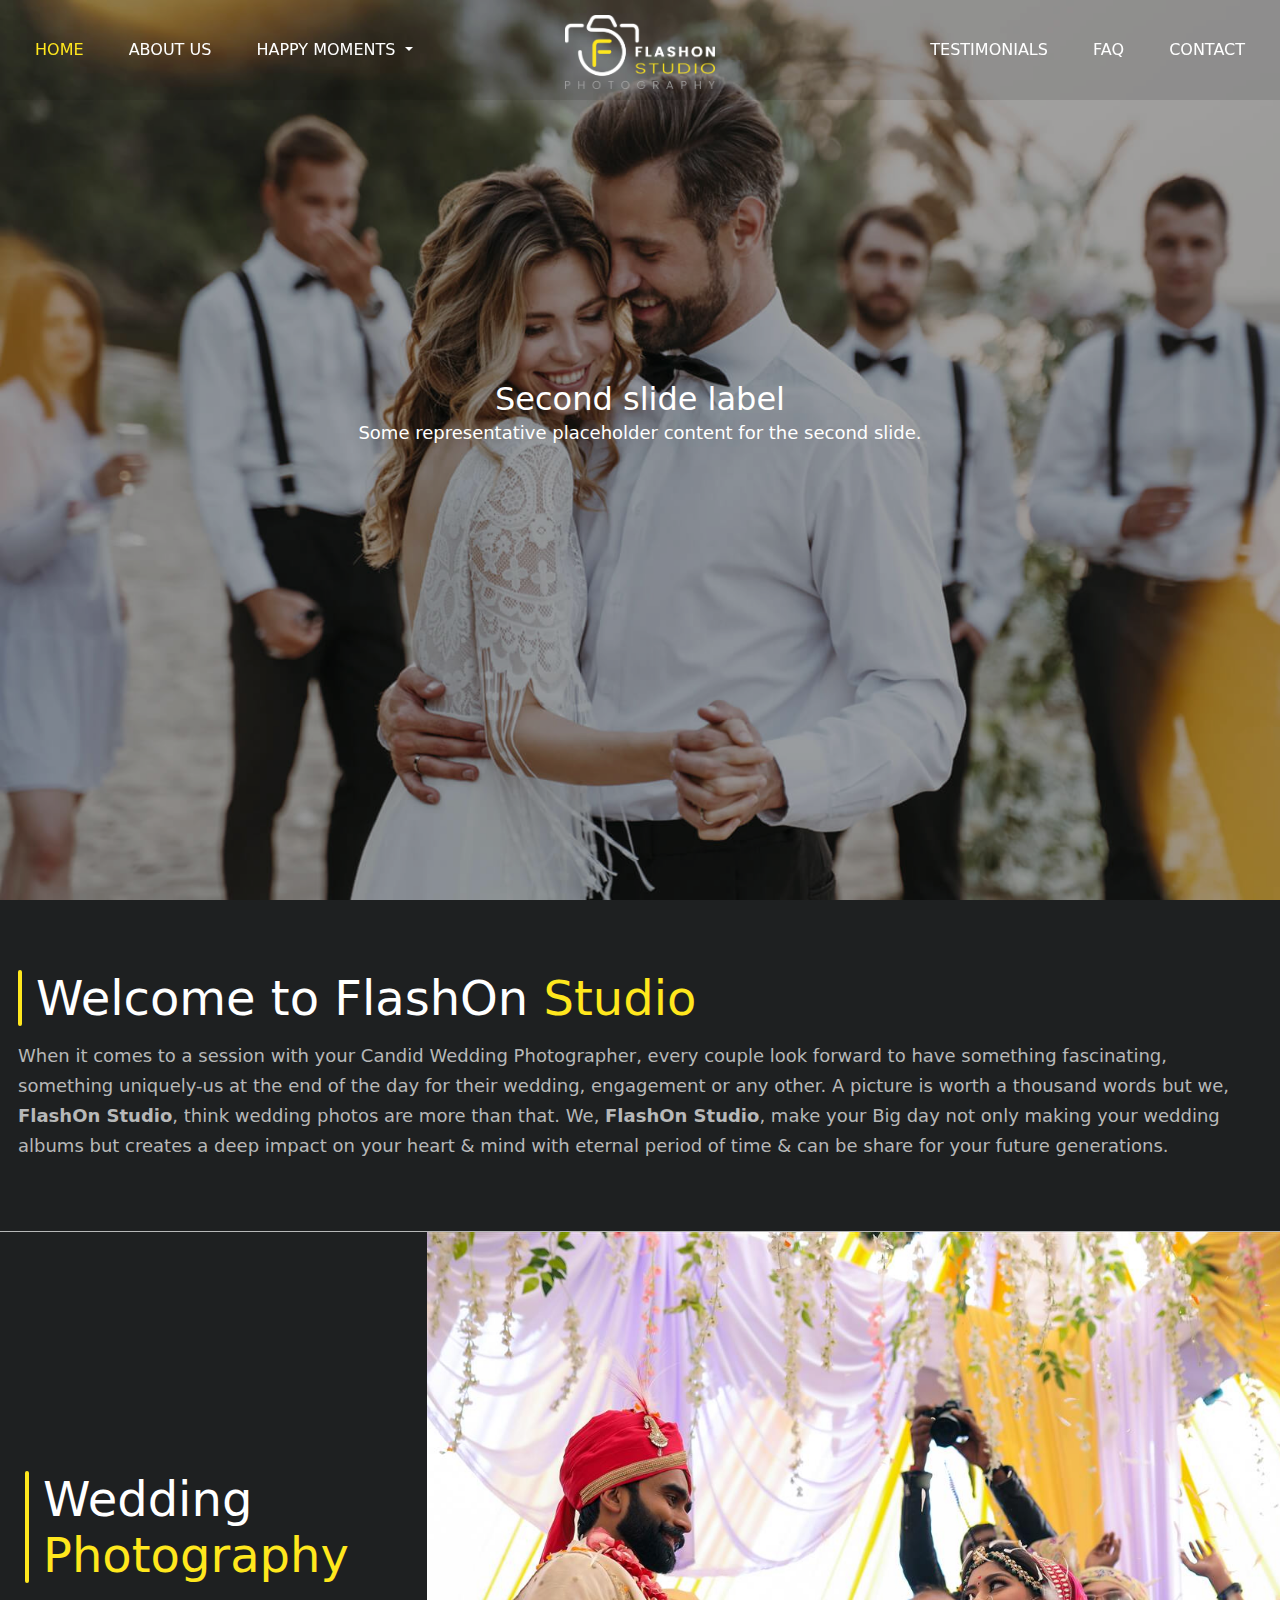
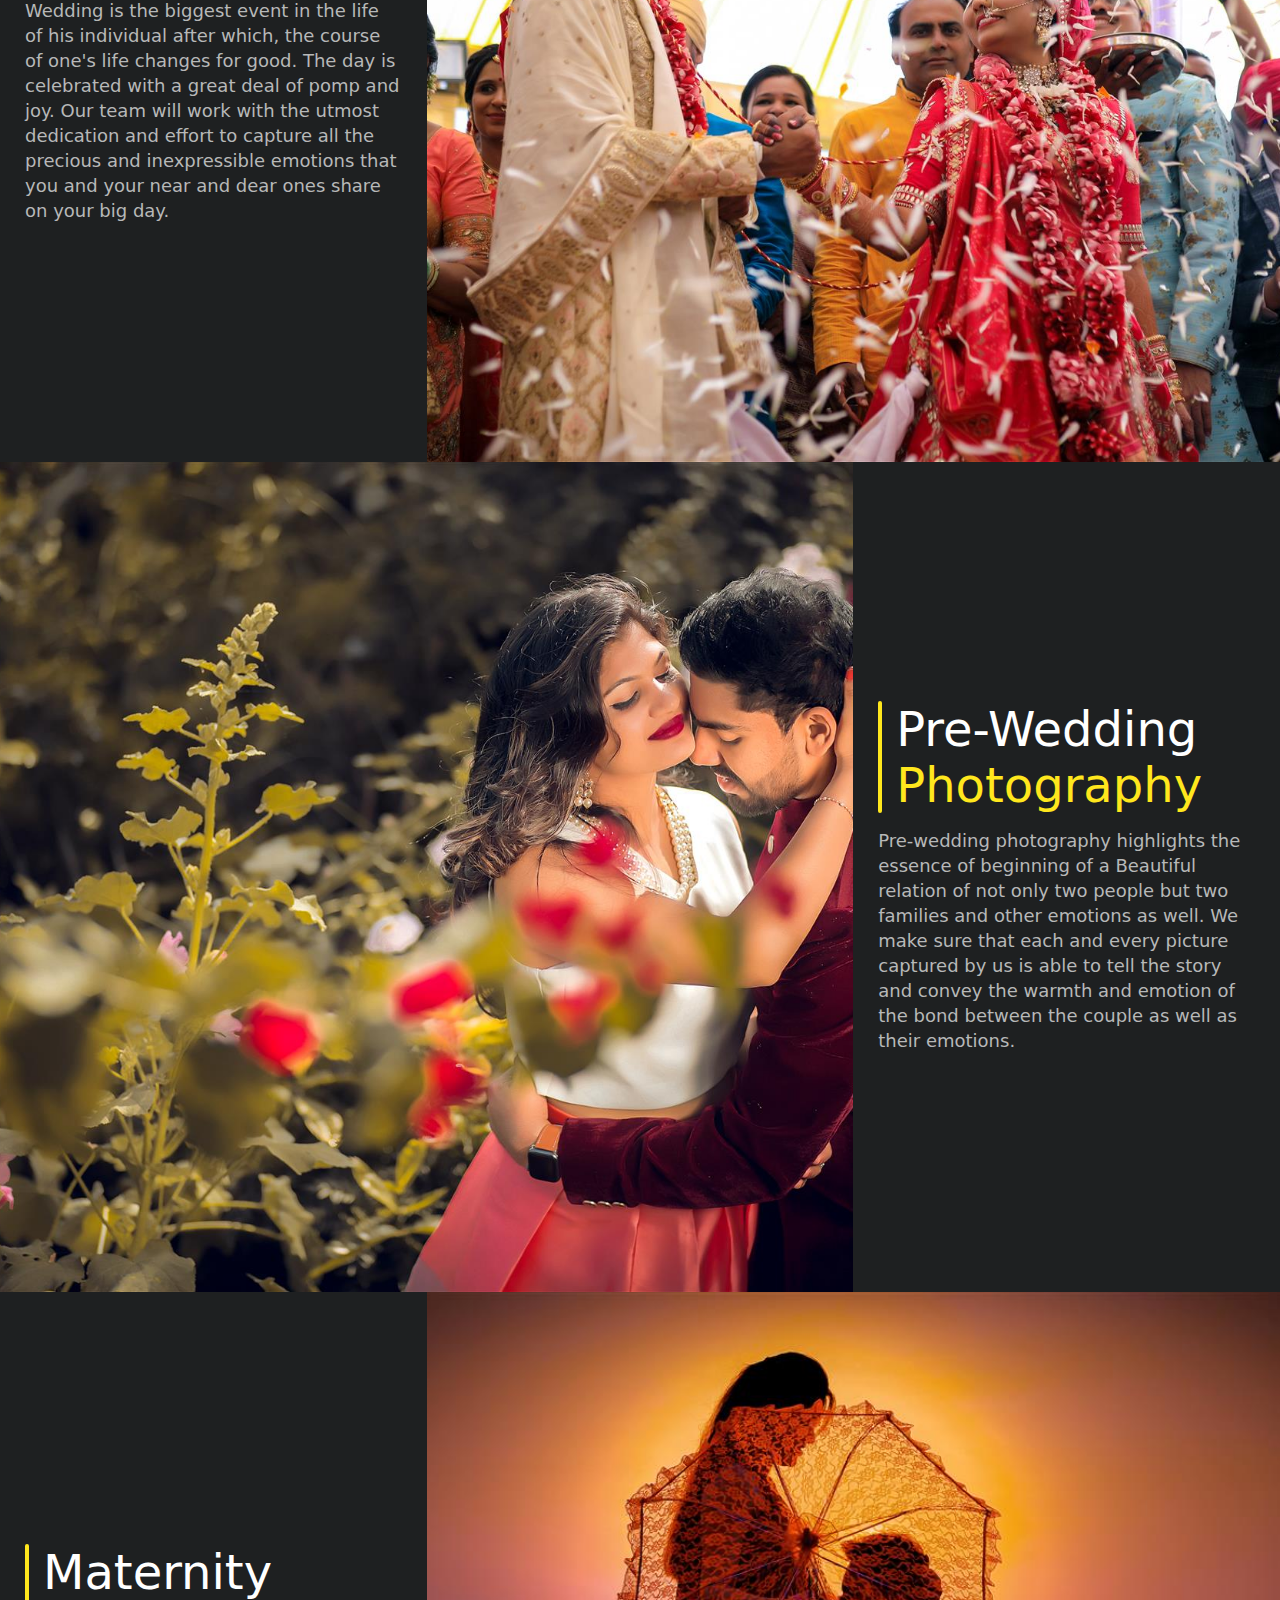
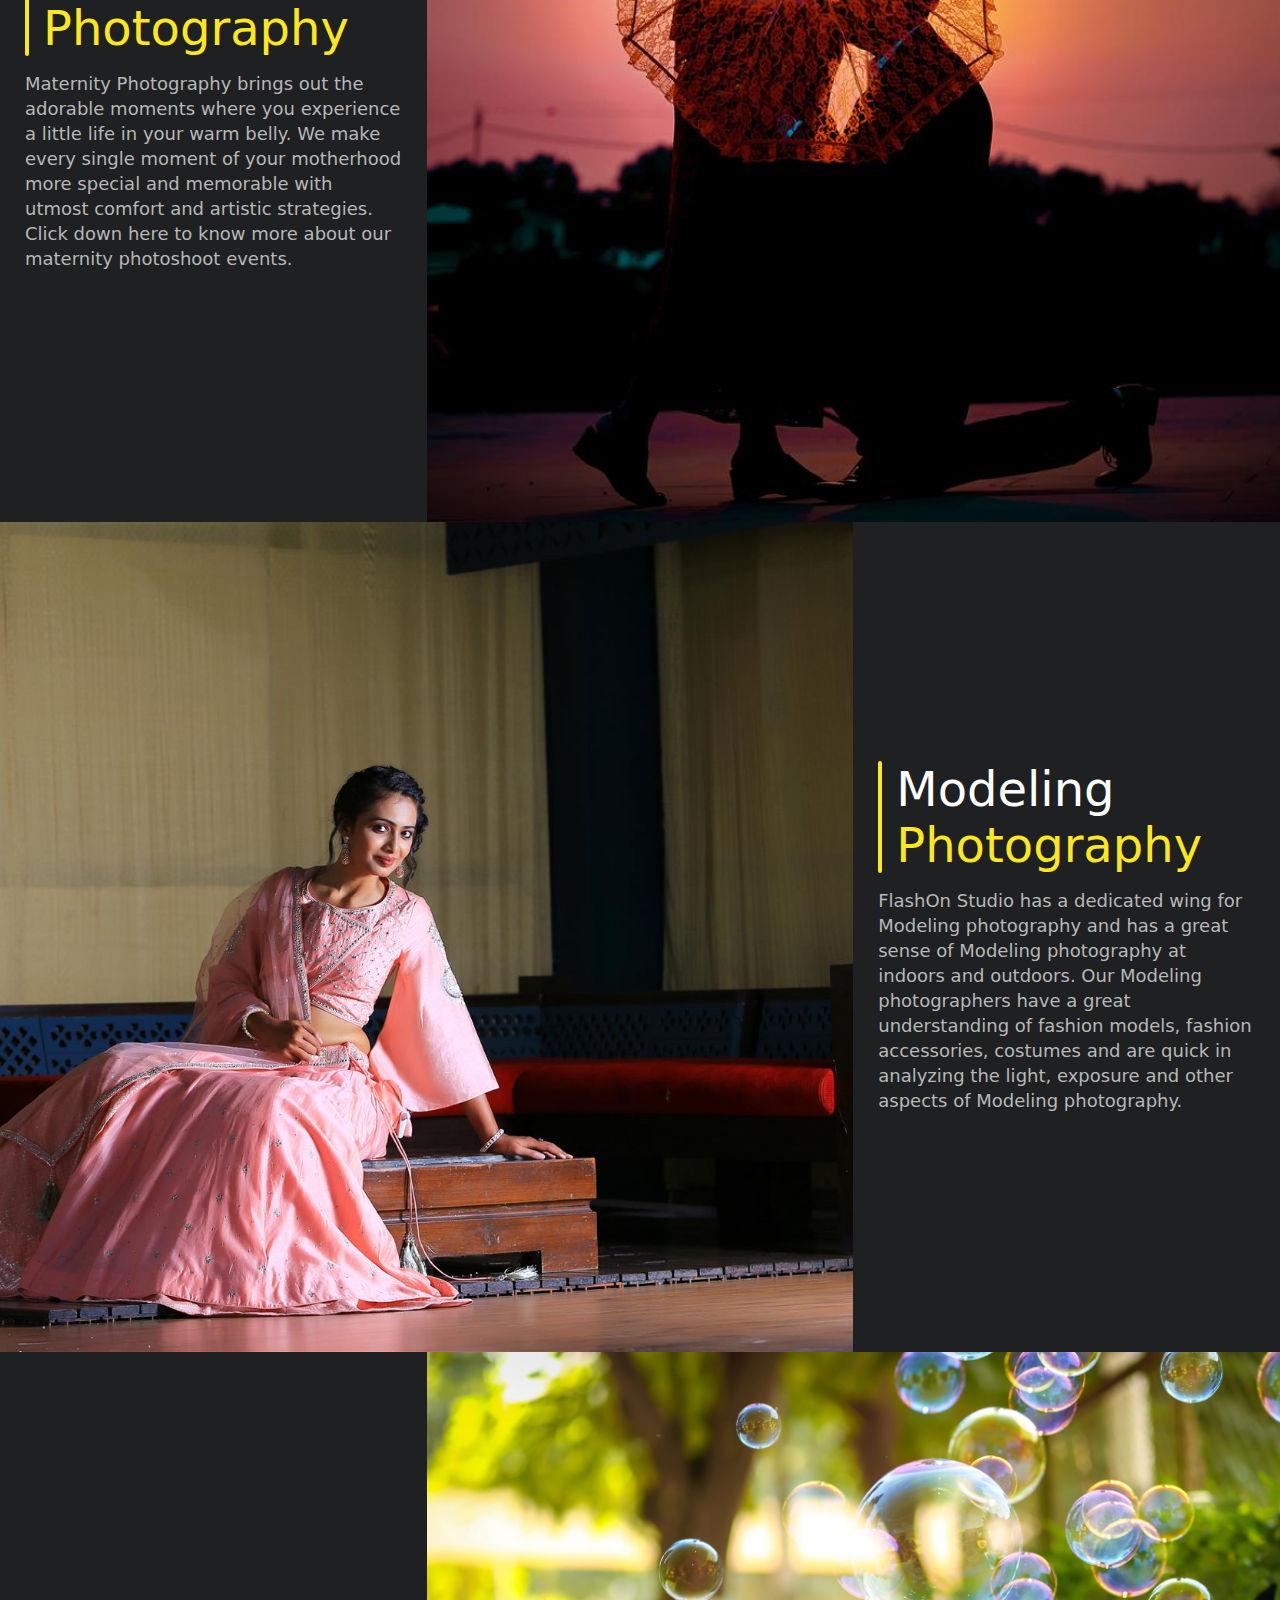
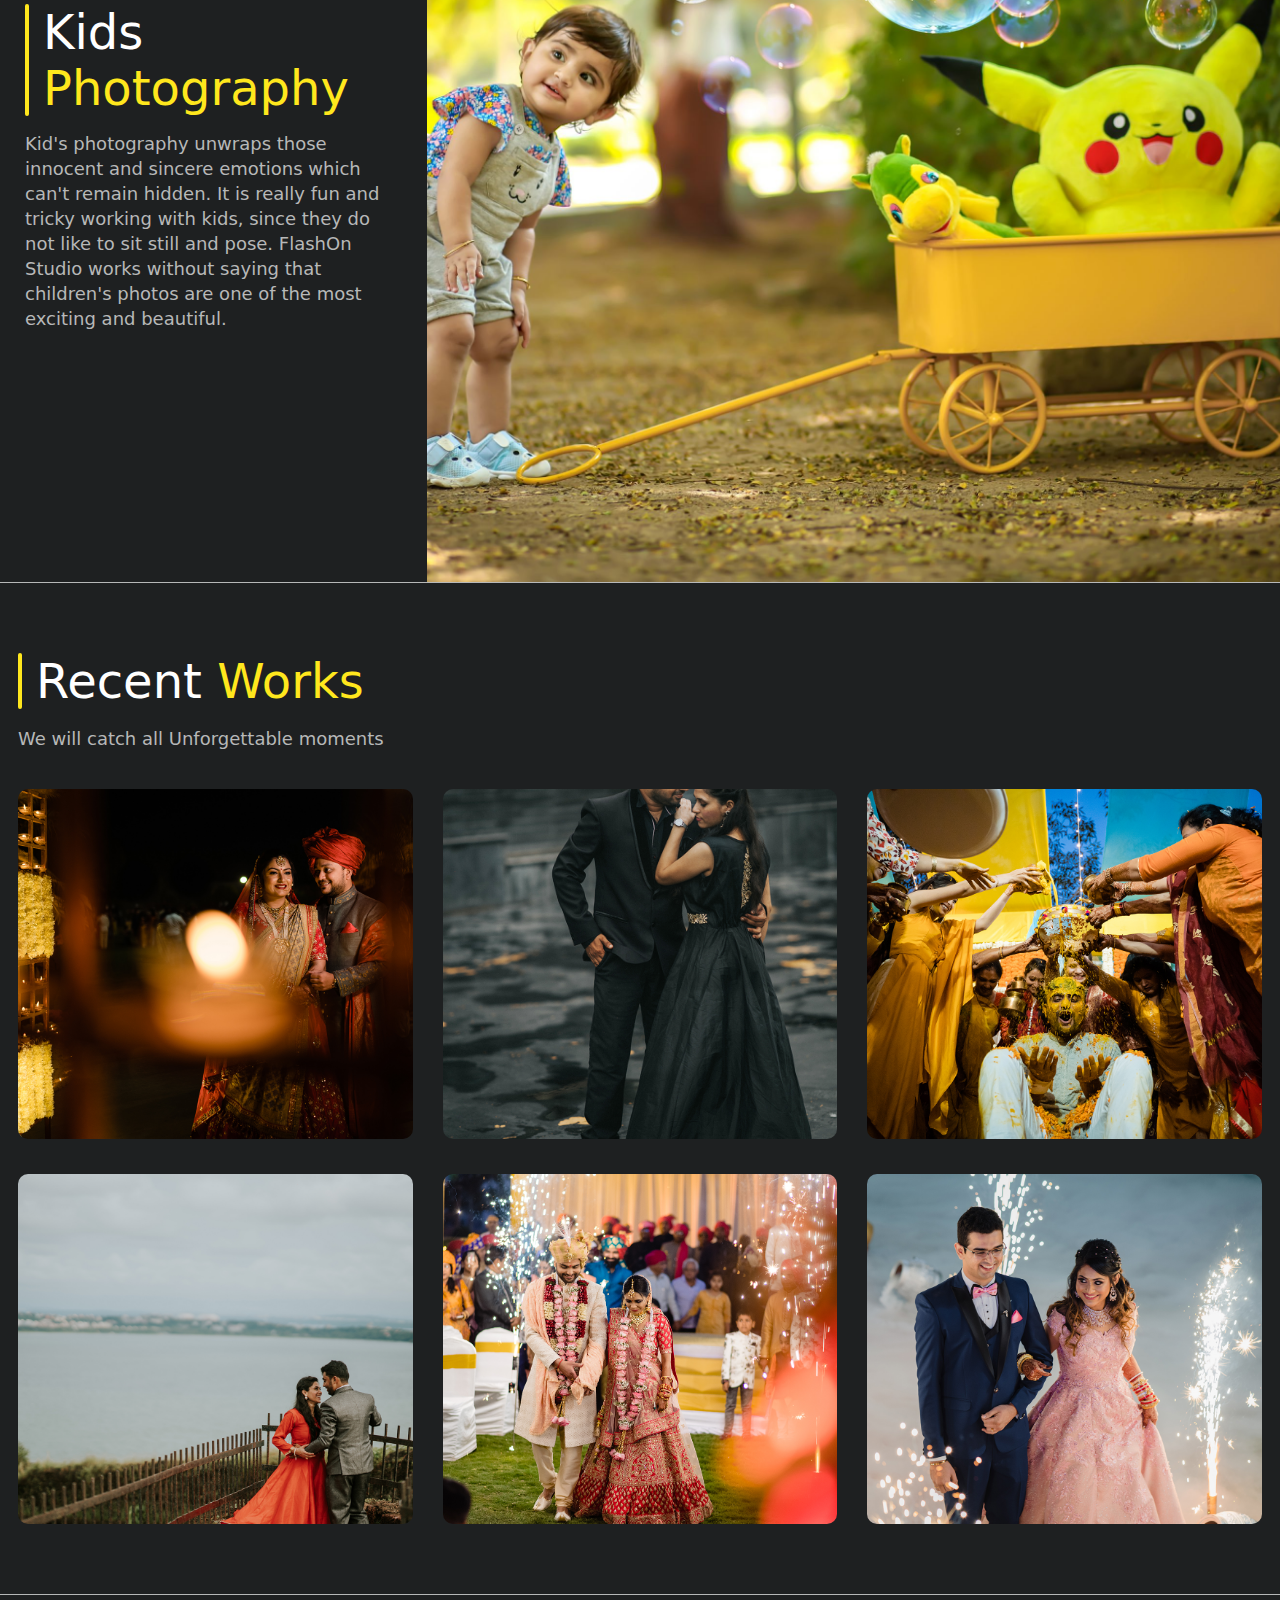
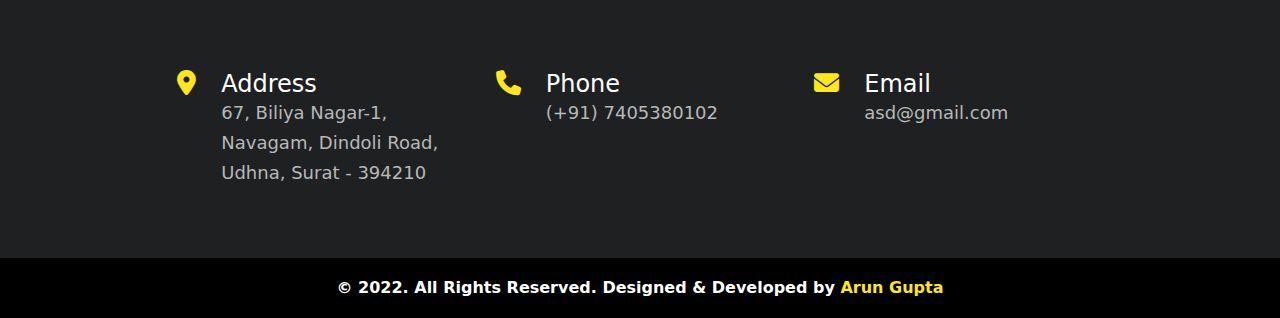
<file: index.html>
<!DOCTYPE html>
<html lang="en">

<head>
    <meta charset="UTF-8">
    <meta http-equiv="X-UA-Compatible" content="IE=edge">
    <meta name="viewport" content="width=device-width, initial-scale=1.0">
    <title>FlashOn Studio</title>
    <link rel="shortcut icon" href="assets/images/favicon.png" type="image/x-icon">
    <link rel="stylesheet" href="https://cdnjs.cloudflare.com/ajax/libs/font-awesome/6.2.1/css/all.min.css">
    <link rel="stylesheet" href="assets/css/bootstrap.min.css">
    <link rel="stylesheet" href="assets/css/slick.min.css">
    <link rel="stylesheet" href="assets/css/slick-theme.min.css">
    <link rel="stylesheet" href="assets/css/style.css">
    <link rel="stylesheet" href="assets/css/responsive.css">
</head>

<body class="bg-body">
    <header id="top-header" class="desktop-menu">
        <div class="container">
            <div class="menu">
                <ul>
                    <li class="active">
                        <a href="index.html">
                            HOME
                        </a>
                    </li>
                    <li>
                        <a href="about-us.html">
                            ABOUT US
                        </a>
                    </li>
                    <li class="dropdown">
                        <a href="#" class="dropdown-toggle" type="button" data-bs-toggle="dropdown"
                            aria-expanded="false">
                            HAPPY MOMENTS
                        </a>
                        <ul class="dropdown-menu">
                            <li><a class="dropdown-item" href="#">Action</a></li>
                            <li><a class="dropdown-item" href="#">Another action</a></li>
                            <li><a class="dropdown-item" href="#">Something else here</a></li>
                        </ul>
                    </li>
                </ul>
            </div>
            <div class="logo">
                <a href="index.html">
                    <img src="assets/images/flashon-logo.png" alt="FlashOn Studio" />
                </a>
            </div>
            <div class="menu">
                <ul>
                    <li>
                        <a href="testimonials.html">
                            TESTIMONIALS
                        </a>
                    </li>
                    <li>
                        <a href="faq.html">
                            FAQ
                        </a>
                    </li>
                    <li>
                        <a href="contact.html">
                            CONTACT
                        </a>
                    </li>
                </ul>
            </div>
        </div>
    </header>
    <section class="mobile-menu">
        <div class="mobile-header">
            <div class="container">
                <a href="index.html">
                    <img src="assets/images/flashon-logo.png" alt="FlashOn Studio" />
                </a>
                <span class="open-menu">
                    <i class="fa-solid fa-bars"></i>
                </span>
            </div>
        </div>
        <div class="sidebar">
            <div class="close-menu">
                <i class="fa-solid fa-xmark"></i>
            </div>
            <ul>
                <li class="active">
                    <a href="index.html">
                        HOME
                    </a>
                </li>
                <li>
                    <a href="about-us.html">
                        ABOUT US
                    </a>
                </li>
                <li class="dropdown">
                    <a href="#" class="dropdown-toggle" type="button" data-bs-toggle="dropdown" aria-expanded="false">
                        HAPPY MOMENTS
                    </a>
                    <ul class="dropdown-menu">
                        <li><a class="dropdown-item" href="#">Action</a></li>
                        <li><a class="dropdown-item" href="#">Another action</a></li>
                        <li><a class="dropdown-item" href="#">Something else here</a></li>
                    </ul>
                </li>
                <li>
                    <a href="testimonials.html">
                        TESTIMONIALS
                    </a>
                </li>
                <li>
                    <a href="faq.html">
                        FAQ
                    </a>
                </li>
                <li>
                    <a href="contact.html">
                        CONTACT
                    </a>
                </li>
            </ul>
        </div>
    </section>

    <section class="hero-banner">
        <div id="banner-slider" class="carousel slide carousel-fade" data-bs-ride="carousel">
            <div class="carousel-inner">
                <div class="carousel-item active">
                    <img src="assets/images/banner/slider-1.jpg" class="d-block w-100" alt="slider images">
                    <div class="carousel-caption d-none d-md-block">
                        <h5>Second slide label</h5>
                        <p>Some representative placeholder content for the second slide.</p>
                    </div>
                </div>
                <div class="carousel-item">
                    <img src="assets/images/banner/slider-2.jpg" class="d-block w-100" alt="slider images">
                    <div class="carousel-caption d-none d-md-block">
                        <h5>Second slide label</h5>
                        <p>Some representative placeholder content for the second slide.</p>
                    </div>
                </div>
                <div class="carousel-item">
                    <img src="assets/images/banner/slider-3.jpg" class="d-block w-100" alt="slider images">
                    <div class="carousel-caption d-none d-md-block">
                        <h5>Second slide label</h5>
                        <p>Some representative placeholder content for the second slide.</p>
                    </div>
                </div>
            </div>
            <!-- <button class="carousel-control-prev" type="button" data-bs-target="#carouselExampleFade"
                data-bs-slide="prev">
                <span class="carousel-control-prev-icon" aria-hidden="true"></span>
                <span class="visually-hidden">Previous</span>
            </button>
            <button class="carousel-control-next" type="button" data-bs-target="#carouselExampleFade"
                data-bs-slide="next">
                <span class="carousel-control-next-icon" aria-hidden="true"></span>
                <span class="visually-hidden">Next</span>
            </button> -->
        </div>
    </section>

    <section class="padding-tb70 bottom-border-wrapper">
        <div class="container text-white">
            <div class="row justify-content-center">
                <div class="col-md-12">
                    <div class="photography-title-inner">
                        <h2 class="main-title">
                            Welcome to FlashOn <span class="text-main">Studio</span>
                        </h2>
                    </div>
                    <p>When it comes to a session with your Candid Wedding Photographer, every couple look forward to
                        have something fascinating, something uniquely-us at the end of the day for their wedding,
                        engagement or any other. A picture is worth a thousand words but we, <strong>FlashOn
                            Studio</strong>, think wedding photos are more than that. We, <strong>FlashOn
                            Studio</strong>, make your Big day not only making your wedding albums but creates a deep
                        impact on your heart & mind with eternal period of time & can be share for your future
                        generations.</p>
                </div>
            </div>
        </div>
    </section>

    <section class="service  bottom-border-wrapper">
        <div class="service-wrapper">
            <div class="service-4 order2">
                <div class="photography-title-inner">
                    <h2 class="main-title">
                        Wedding <span class="text-main">Photography</span>
                    </h2>
                </div>
                <p>Wedding is the biggest event in the life of his individual after which, the course of one&#39;s life
                    changes for good. The
                    day is celebrated with a great deal of pomp and joy. Our team will work with the utmost dedication
                    and effort to capture
                    all the precious and inexpressible emotions that you and your near and dear ones share on your big
                    day.
                </p>
            </div>
            <div class="service-8 order1">
                <div class="bg-images" style="background-image:url('assets/images/home-service/wedding.jpg') ;"></div>
            </div>
        </div>
        <div class="service-wrapper">
            <div class="service-8 order1">
                <div class="bg-images" style="background-image:url('assets/images/home-service/pre-wedding.jpg') ;">
                </div>
            </div>
            <div class="service-4 order2">
                <div class="photography-title-inner">
                    <h2 class="main-title">
                        Pre-Wedding <span class="text-main">Photography</span>
                    </h2>
                </div>
                <p>Pre-wedding photography highlights the essence of beginning of a Beautiful relation of not only two
                    people but two
                    families and other emotions as well. We make sure that each and every picture captured by us is able
                    to tell the story
                    and convey the warmth and emotion of the bond between the couple as well as their emotions.
                </p>
            </div>
        </div>
        <div class="service-wrapper">
            <div class="service-4 order2">
                <div class="photography-title-inner">
                    <h2 class="main-title">
                        Maternity <span class="text-main">Photography</span>
                    </h2>
                </div>
                <p>Maternity Photography brings out the adorable moments where you experience a little life in your warm
                    belly. We make
                    every single moment of your motherhood more special and memorable with utmost comfort and artistic
                    strategies.
                    Click down here to know more about our maternity photoshoot events.
                </p>
            </div>
            <div class="service-8 order1">
                <div class="bg-images" style="background-image:url('assets/images/home-service/maternity.jpg') ;"></div>
            </div>
        </div>

        <div class="service-wrapper">
            <div class="service-8 order1">
                <div class="bg-images" style="background-image:url('assets/images/home-service/modeling.jpg') ;">
                </div>
            </div>
            <div class="service-4 order2">
                <div class="photography-title-inner">
                    <h2 class="main-title">
                        Modeling <span class="text-main">Photography</span>
                    </h2>
                </div>
                <p>FlashOn Studio has a dedicated wing for Modeling photography and has a great sense of Modeling
                    photography at indoors
                    and outdoors. Our Modeling photographers have a great understanding of fashion models, fashion
                    accessories, costumes and
                    are quick in analyzing the light, exposure and other aspects of Modeling photography.
                </p>
            </div>
        </div>
        <div class="service-wrapper">
            <div class="service-4 order2">
                <div class="photography-title-inner">
                    <h2 class="main-title">
                        Kids <span class="text-main">Photography</span>
                    </h2>
                </div>
                <p>Kid&#39;s photography unwraps those innocent and sincere emotions which can&#39;t remain hidden. It
                    is really fun and tricky
                    working with kids, since they do not like to sit still and pose. FlashOn Studio works without saying
                    that children&#39;s photos are one of the most exciting and beautiful.
                </p>
            </div>
            <div class="service-8 order1">
                <div class="bg-images" style="background-image:url('assets/images/home-service/kids.jpg');"></div>
            </div>
        </div>
    </section>

    <section class="padding-tb70 bottom-border-wrapper" id="gallery">
        <div class="container">
            <div class="row">
                <div class="col-md-12 text">
                    <div class="photography-title-inner">
                        <h2 class="main-title">
                            Recent <span class="text-main">Works</span>
                        </h2>
                    </div>
                    <p>We will catch all Unforgettable moments</p>
                </div>
            </div>
            <div id="image-gallery">
                <div class="row justify-content-center">
                    <div class="col-md-4 col-sm-6 lightbox-images">
                        <div class="card-box">
                            <a href="assets/images/our-portfolio/01.jpg">
                                <img src="assets/images/our-portfolio/01.jpg" data-index="1" alt="01"
                                    class="card-img" />
                            </a>
                            <div class="card-hover">
                                <div class="btn-plus">
                                    <i class="fa-regular fa-plus"></i>
                                </div>
                            </div>
                        </div>
                    </div>
                    <div class="col-md-4 col-sm-6 lightbox-images">
                        <div class="card-box">
                            <a href="assets/images/our-portfolio/02.jpg">
                                <img src="assets/images/our-portfolio/02.jpg" data-index="2" alt="02"
                                    class="card-img" />
                            </a>
                            <div class="card-hover">
                                <div class="btn-plus">
                                    <i class="fa-regular fa-plus"></i>
                                </div>
                            </div>
                        </div>
                    </div>
                    <div class="col-md-4 col-sm-6 lightbox-images">
                        <div class="card-box">
                            <a href="assets/images/our-portfolio/03.jpg">
                                <img src="assets/images/our-portfolio/03.jpg" data-index="3" alt="03"
                                    class="card-img" />
                            </a>
                            <div class="card-hover">
                                <div class="btn-plus">
                                    <i class="fa-regular fa-plus"></i>
                                </div>
                            </div>
                        </div>
                    </div>
                    <div class="col-md-4 col-sm-6 lightbox-images">
                        <div class="card-box">
                            <a href="assets/images/our-portfolio/04.jpg">
                                <img src="assets/images/our-portfolio/04.jpg" data-index="4" alt="04"
                                    class="card-img" />
                            </a>
                            <div class="card-hover">
                                <div class="btn-plus">
                                    <i class="fa-regular fa-plus"></i>
                                </div>
                            </div>
                        </div>
                    </div>
                    <div class="col-md-4 col-sm-6 lightbox-images">
                        <div class="card-box">
                            <a href="assets/images/our-portfolio/05.jpg">
                                <img src="assets/images/our-portfolio/05.jpg" data-index="5" alt="05"
                                    class="card-img" />
                            </a>
                            <div class="card-hover">
                                <div class="btn-plus">
                                    <i class="fa-regular fa-plus"></i>
                                </div>
                            </div>
                        </div>
                    </div>
                    <div class="col-md-4 col-sm-6 lightbox-images">
                        <div class="card-box">
                            <a href="assets/images/our-portfolio/06.jpg">
                                <img src="assets/images/our-portfolio/06.jpg" data-index="6" alt="06"
                                    class="card-img" />
                            </a>
                            <div class="card-hover">
                                <div class="btn-plus">
                                    <i class="fa-regular fa-plus"></i>
                                </div>
                            </div>
                        </div>
                    </div>
                </div>
            </div>
        </div>
    </section>

    <section class="padding-tb70">
        <div class="container">
            <div class="row justify-content-center">
                <div class="col-lg-3 col-md-6">
                    <div class="box">
                        <div class="icon"><i class="fa-solid fa-location-dot"></i></div>
                        <div class="icon-text">
                            <h5>Address</h5>
                            <p>67, Biliya Nagar-1, Navagam, Dindoli Road, Udhna, Surat - 394210</p>
                        </div>
                    </div>
                </div>
                <div class="col-lg-3 col-md-6">
                    <div class="box">
                        <div class="icon"><i class="fa-solid fa-phone"></i></div>
                        <div class="icon-text">
                            <h5>Phone</h5>
                            <p><a href="tel:7405380102">(+91) 7405380102</a></p>
                        </div>
                    </div>
                </div>
                <div class="col-lg-3 col-md-6">
                    <div class="box">
                        <div class="icon"><i class="fa-solid fa-envelope"></i></div>
                        <div class="icon-text">
                            <h5>Email</h5>
                            <p><a href="mailto:xys@gmail.com">asd@gmail.com</a></p>
                        </div>
                    </div>
                </div>
            </div>
        </div>
    </section>

    <footer class="copy-right align-items-center justify-content-center d-flex">
        <div class="container">
            <div class="row ">
                <div class="col-md-12 text-center">
                    <span class="text-white">&#169; 2022. All Rights Reserved. Designed & Developed by <a href="#"
                            class="text-main">Arun Gupta</a></span>
                </div>
            </div>
        </div>
    </footer>
    <script src="assets/js/jquery-3.6.1.min.js"></script>
    <script src="assets/js/bootstrap.bundle.min.js"></script>
    <script src="assets/js/slick.min.js"></script>
    <script src="assets/js/custom.js"></script>

</body>

</html>
</file>
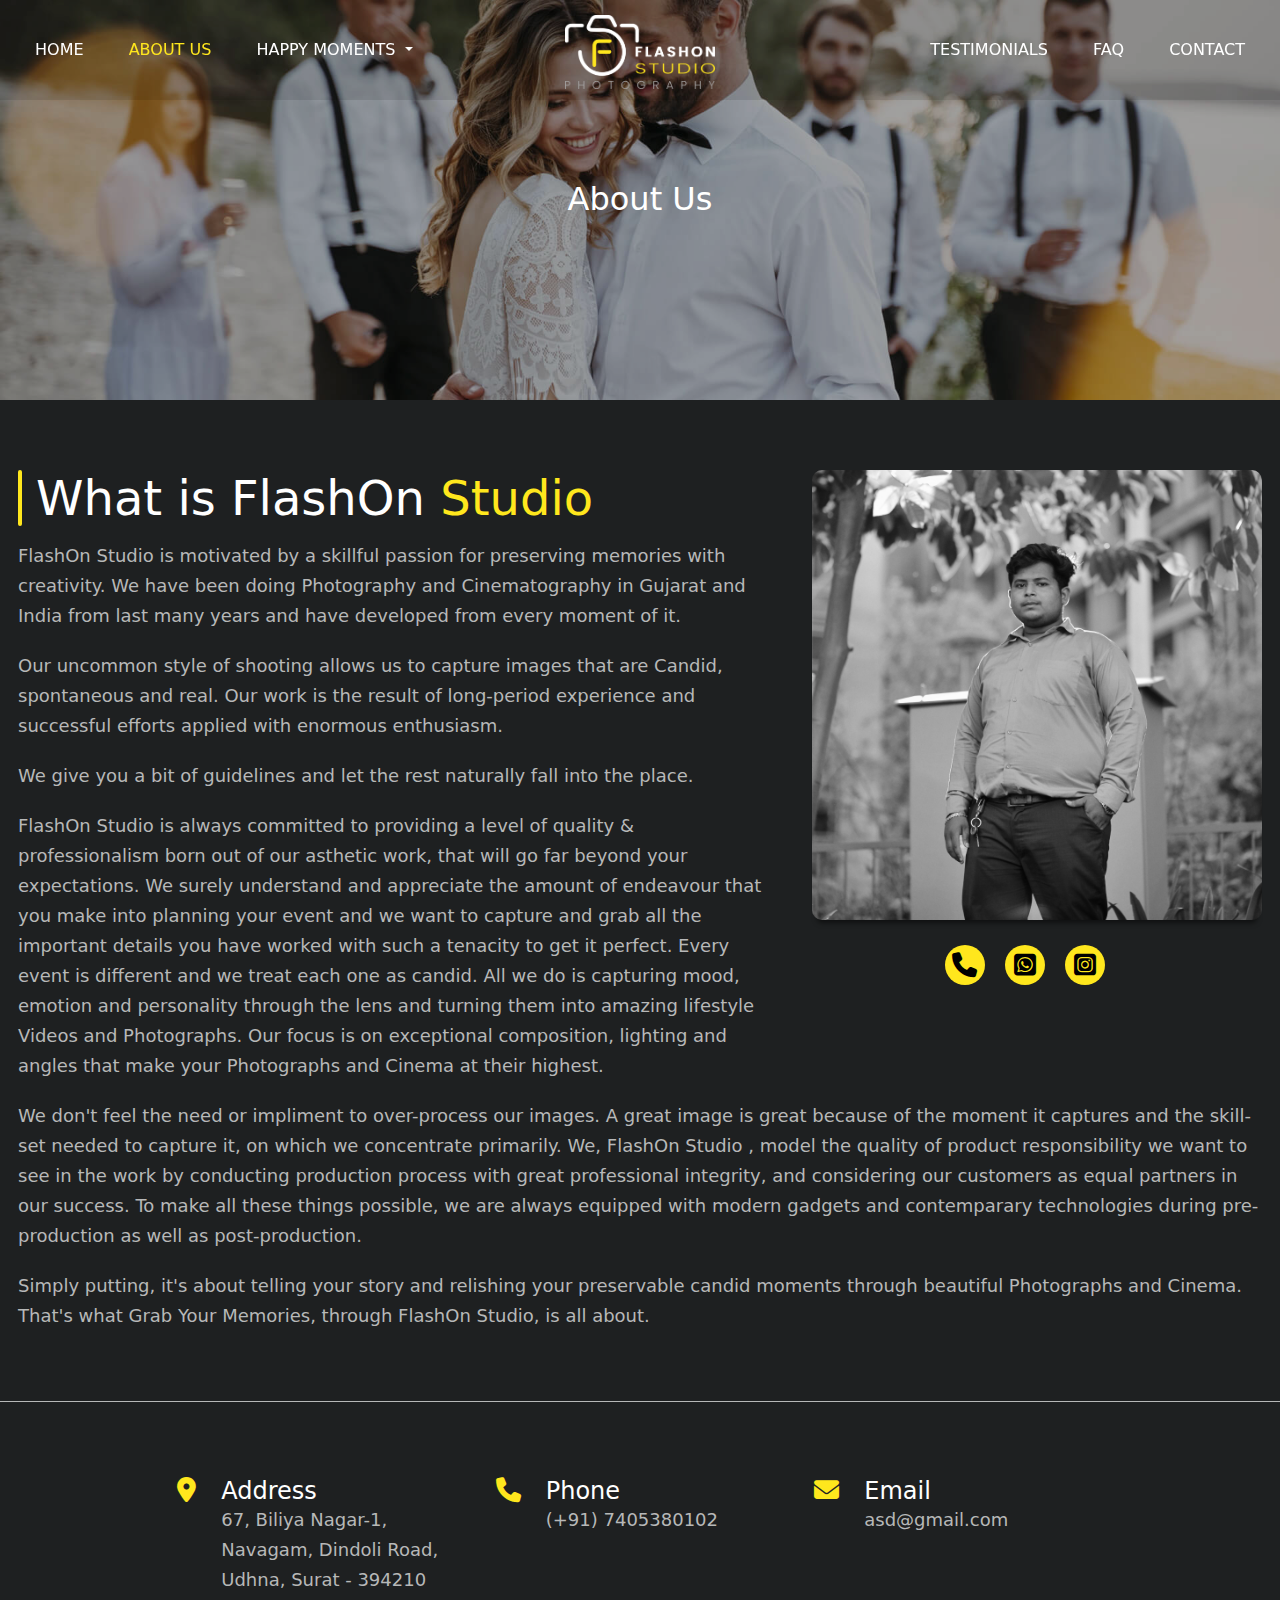
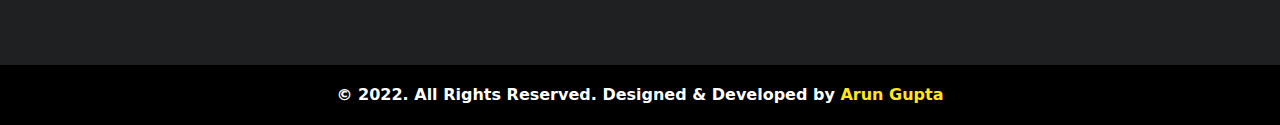
<file: about-us.html>
<!DOCTYPE html>
<html lang="en">

<head>
    <meta charset="UTF-8">
    <meta http-equiv="X-UA-Compatible" content="IE=edge">
    <meta name="viewport" content="width=device-width, initial-scale=1.0">
    <title>FlashOn Studio</title>
    <link rel="shortcut icon" href="assets/images/favicon.png" type="image/x-icon">
    <link rel="stylesheet" href="https://cdnjs.cloudflare.com/ajax/libs/font-awesome/6.2.1/css/all.min.css">
    <link rel="stylesheet" href="assets/css/bootstrap.min.css">
    <link rel="stylesheet" href="assets/css/slick.min.css">
    <link rel="stylesheet" href="assets/css/slick-theme.min.css">
    <link rel="stylesheet" href="assets/css/style.css">
    <link rel="stylesheet" href="assets/css/responsive.css">
</head>

<body class="bg-body">
    <header id="top-header" class="desktop-menu">
        <div class="container">
            <div class="menu">
                <ul>
                    <li>
                        <a href="index.html">
                            HOME
                        </a>
                    </li>
                    <li class="active">
                        <a href="about-us.html">
                            ABOUT US
                        </a>
                    </li>
                    <li class="dropdown">
                        <a href="#" class="dropdown-toggle" type="button" data-bs-toggle="dropdown"
                            aria-expanded="false">
                            HAPPY MOMENTS
                        </a>
                        <ul class="dropdown-menu">
                            <li><a class="dropdown-item" href="#">Action</a></li>
                            <li><a class="dropdown-item" href="#">Another action</a></li>
                            <li><a class="dropdown-item" href="#">Something else here</a></li>
                        </ul>
                    </li>
                </ul>
            </div>
            <div class="logo">
                <a href="index.html">
                    <img src="assets/images/flashon-logo.png" alt="FlashOn Studio" />
                </a>
            </div>
            <div class="menu">
                <ul>
                    <li>
                        <a href="testimonials.html">
                            TESTIMONIALS
                        </a>
                    </li>
                    <li>
                        <a href="faq.html">
                            FAQ
                        </a>
                    </li>
                    <li>
                        <a href="contact.html">
                            CONTACT
                        </a>
                    </li>
                </ul>
            </div>
        </div>
    </header>
    <section class="mobile-menu">
        <div class="mobile-header">
            <div class="container">
                <a href="index.html">
                    <img src="assets/images/flashon-logo.png" alt="FlashOn Studio" />
                </a>
                <span class="open-menu">
                    <i class="fa-solid fa-bars"></i>
                </span>
            </div>
        </div>
        <div class="sidebar">
            <div class="close-menu">
                <i class="fa-solid fa-xmark"></i>
            </div>
            <ul>
                <li>
                    <a href="index.html">
                        HOME
                    </a>
                </li>
                <li class="active">
                    <a href="about-us.html">
                        ABOUT US
                    </a>
                </li>
                <li class="dropdown">
                    <a href="#" class="dropdown-toggle" type="button" data-bs-toggle="dropdown" aria-expanded="false">
                        HAPPY MOMENTS
                    </a>
                    <ul class="dropdown-menu">
                        <li><a class="dropdown-item" href="#">Action</a></li>
                        <li><a class="dropdown-item" href="#">Another action</a></li>
                        <li><a class="dropdown-item" href="#">Something else here</a></li>
                    </ul>
                </li>
                <li>
                    <a href="testimonials.html">
                        TESTIMONIALS
                    </a>
                </li>
                <li>
                    <a href="faq.html">
                        FAQ
                    </a>
                </li>
                <li>
                    <a href="contact.html">
                        CONTACT
                    </a>
                </li>
            </ul>
        </div>
    </section>

    <section class="hero-banner second-banner">
        <div id="banner-slider" class="carousel slide carousel-fade" data-bs-ride="carousel">
            <div class="carousel-inner">
                <div class="carousel-item active">
                    <img src="assets/images/banner/slider-1.jpg" class="d-block w-100" alt="slider images">
                    <div class="carousel-caption d-none d-md-block">
                        <h5>About Us</h5>
                    </div>
                </div>
            </div>
        </div>
    </section>

    <section class="padding-tb70 bottom-border-wrapper">
        <div class="container">
            <div class="row justify-content-center">
                <div class="col-md-12">
                    <div class="owner">
                        <img src="assets/images/sonu.jpg" alt="sonu" class="owner" />
                        <ul>
                            <li class="call"><a href="#"><i class="fa-solid fa-phone"></i></a></li>
                            <li class="whtsapp"><a href="#"><i class="fa-brands fa-square-whatsapp"></i></a></li>
                            <li class="insta"><a href="#"><i class="fa-brands fa-square-instagram"></i></a></li>
                        </ul>
                    </div>
                    <div class="photography-title-inner">
                        <h2 class="main-title">
                            What is FlashOn <span class="text-main">Studio</span>
                        </h2>
                    </div>
                    <p>FlashOn Studio is motivated by a skillful passion for preserving memories with creativity. We
                        have been doing Photography and
                        Cinematography in Gujarat and India from last many years and have developed from every moment of
                        it.</p>
                    <p>Our uncommon style of shooting allows us to capture images that are Candid, spontaneous and real.
                        Our work is the result
                        of long-period experience and successful efforts applied with enormous enthusiasm.
                    </p>
                    <p>We give you a bit of guidelines and let the rest naturally fall into the place.</p>
                    <p>FlashOn Studio is always committed to providing a level of quality & professionalism born out of
                        our asthetic work, that
                        will go far beyond your expectations. We surely understand and appreciate the amount of
                        endeavour that you make into
                        planning your event and we want to capture and grab all the important details you have worked
                        with such a tenacity to
                        get it perfect. Every event is different and we treat each one as candid. All we do is capturing
                        mood, emotion and
                        personality through the lens and turning them into amazing lifestyle Videos and Photographs. Our
                        focus is on exceptional
                        composition, lighting and angles that make your Photographs and Cinema at their highest.</p>
                    <p>We don't feel the need or impliment to over-process our images. A great image is great because of
                        the moment it captures
                        and the skill-set needed to capture it, on which we concentrate primarily. We, FlashOn Studio ,
                        model the quality of
                        product responsibility we want to see in the work by conducting production process with great
                        professional integrity,
                        and considering our customers as equal partners in our success. To make all these things
                        possible, we are always
                        equipped with modern gadgets and contemparary technologies during pre-production as well as
                        post-production.</p>
                    <p>Simply putting, it's about telling your story and relishing your preservable candid moments
                        through beautiful
                        Photographs and Cinema. That's what Grab Your Memories, through FlashOn Studio, is all about.
                    </p>
                </div>
                <!-- <div class="col-md-4">
                   
                </div> -->
            </div>
        </div>
    </section>
    <section class="padding-tb70">
        <div class="container">
            <div class="row justify-content-center">
                <div class="col-lg-3 col-md-6">
                    <div class="box">
                        <div class="icon"><i class="fa-solid fa-location-dot"></i></div>
                        <div class="icon-text">
                            <h5>Address</h5>
                            <p>67, Biliya Nagar-1, Navagam, Dindoli Road, Udhna, Surat - 394210</p>
                        </div>
                    </div>
                </div>
                <div class="col-lg-3 col-md-6">
                    <div class="box">
                        <div class="icon"><i class="fa-solid fa-phone"></i></div>
                        <div class="icon-text">
                            <h5>Phone</h5>
                            <p><a href="tel:7405380102">(+91) 7405380102</a></p>
                        </div>
                    </div>
                </div>
                <div class="col-lg-3 col-md-6">
                    <div class="box">
                        <div class="icon"><i class="fa-solid fa-envelope"></i></div>
                        <div class="icon-text">
                            <h5>Email</h5>
                            <p><a href="mailto:xys@gmail.com">asd@gmail.com</a></p>
                        </div>
                    </div>
                </div>
            </div>
        </div>
    </section>
    <footer class="copy-right align-items-center justify-content-center d-flex">
        <div class="container">
            <div class="row ">
                <div class="col-md-12 text-center">
                    <span class="text-white">&#169; 2022. All Rights Reserved. Designed & Developed by <a href="#"
                            class="text-main">Arun Gupta</a></span>
                </div>
            </div>
        </div>
    </footer>
    <script src="assets/js/jquery-3.6.1.min.js"></script>
    <script src="assets/js/bootstrap.bundle.min.js"></script>
    <script src="assets/js/slick.min.js"></script>
    <script src="assets/js/custom.js"></script>

</body>

</html>
</file>
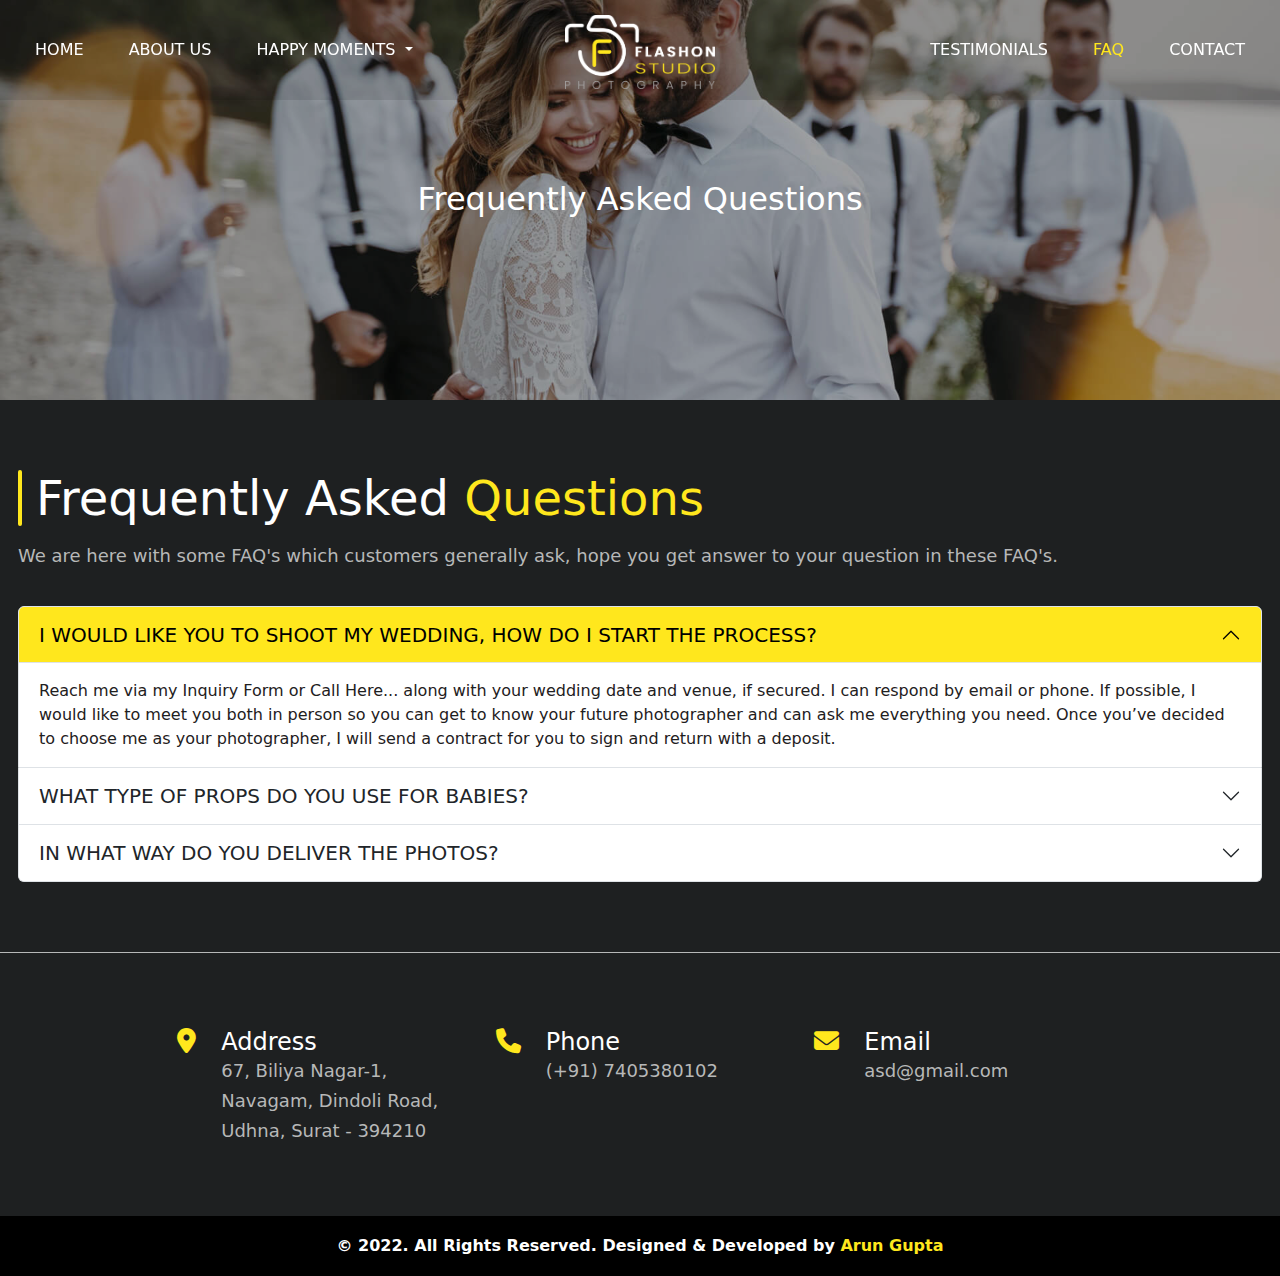
<file: faq.html>
<!DOCTYPE html>
<html lang="en">

<head>
    <meta charset="UTF-8">
    <meta http-equiv="X-UA-Compatible" content="IE=edge">
    <meta name="viewport" content="width=device-width, initial-scale=1.0">
    <title>FlashOn Studio</title>
    <link rel="shortcut icon" href="assets/images/favicon.png" type="image/x-icon">
    <link rel="stylesheet" href="https://cdnjs.cloudflare.com/ajax/libs/font-awesome/6.2.1/css/all.min.css">
    <link rel="stylesheet" href="assets/css/bootstrap.min.css">
    <link rel="stylesheet" href="assets/css/slick.min.css">
    <link rel="stylesheet" href="assets/css/slick-theme.min.css">
    <link rel="stylesheet" href="assets/css/style.css">
    <link rel="stylesheet" href="assets/css/responsive.css">
</head>

<body class="bg-body">
    <header id="top-header" class="desktop-menu">
        <div class="container">
            <div class="menu">
                <ul>
                    <li>
                        <a href="index.html">
                            HOME
                        </a>
                    </li>
                    <li>
                        <a href="about-us.html">
                            ABOUT US
                        </a>
                    </li>
                    <li class="dropdown">
                        <a href="#" class="dropdown-toggle" type="button" data-bs-toggle="dropdown"
                            aria-expanded="false">
                            HAPPY MOMENTS
                        </a>
                        <ul class="dropdown-menu">
                            <li><a class="dropdown-item" href="#">Action</a></li>
                            <li><a class="dropdown-item" href="#">Another action</a></li>
                            <li><a class="dropdown-item" href="#">Something else here</a></li>
                        </ul>
                    </li>
                </ul>
            </div>
            <div class="logo">
                <a href="index.html">
                    <img src="assets/images/flashon-logo.png" alt="FlashOn Studio" />
                </a>
            </div>
            <div class="menu">
                <ul>
                    <li>
                        <a href="testimonials.html">
                            TESTIMONIALS
                        </a>
                    </li>
                    <li class="active">
                        <a href="faq.html">
                            FAQ
                        </a>
                    </li>
                    <li>
                        <a href="contact.html">
                            CONTACT
                        </a>
                    </li>
                </ul>
            </div>
        </div>
    </header>
    <section class="mobile-menu">
        <div class="mobile-header">
            <div class="container">
                <a href="index.html">
                    <img src="assets/images/flashon-logo.png" alt="FlashOn Studio" />
                </a>
                <span class="open-menu">
                    <i class="fa-solid fa-bars"></i>
                </span>
            </div>
        </div>
        <div class="sidebar">
            <div class="close-menu">
                <i class="fa-solid fa-xmark"></i>
            </div>
            <ul>
                <li>
                    <a href="index.html">
                        HOME
                    </a>
                </li>
                <li>
                    <a href="about-us.html">
                        ABOUT US
                    </a>
                </li>
                <li class="dropdown">
                    <a href="#" class="dropdown-toggle" type="button" data-bs-toggle="dropdown" aria-expanded="false">
                        HAPPY MOMENTS
                    </a>
                    <ul class="dropdown-menu">
                        <li><a class="dropdown-item" href="#">Action</a></li>
                        <li><a class="dropdown-item" href="#">Another action</a></li>
                        <li><a class="dropdown-item" href="#">Something else here</a></li>
                    </ul>
                </li>
                <li>
                    <a href="testimonials.html">
                        TESTIMONIALS
                    </a>
                </li>
                <li class="active">
                    <a href="faq.html">
                        FAQ
                    </a>
                </li>
                <li>
                    <a href="contact.html">
                        CONTACT Us
                    </a>
                </li>
            </ul>
        </div>
    </section>

    <section class="hero-banner second-banner">
        <div id="banner-slider" class="carousel slide carousel-fade" data-bs-ride="carousel">
            <div class="carousel-inner">
                <div class="carousel-item active">
                    <img src="assets/images/banner/slider-1.jpg" class="d-block w-100" alt="slider images">
                    <div class="carousel-caption d-none d-md-block">
                        <h5>Frequently Asked Questions</h5>
                    </div>
                </div>
            </div>
        </div>
    </section>

    <section class="padding-tb70 bottom-border-wrapper">
        <div class="container">
            <div class="row">
                <div class="col-lg-12">
                    <div class="photography-title-inner">
                        <h2 class="main-title">
                            Frequently Asked <span class="text-main">Questions</span>
                        </h2>
                    </div>
                    <p>We are here with some FAQ's which customers generally ask, hope you get answer to your question
                        in these FAQ's.</p>
                </div>
                <div class="col-lg-12">
                    <div class="accordion" id="flashOnStudio">
                        <div class="accordion-item">
                            <h2 class="accordion-header" id="headingOne">
                                <button class="accordion-button" type="button" data-bs-toggle="collapse"
                                    data-bs-target="#collapseOne" aria-expanded="true" aria-controls="collapseOne">
                                    I WOULD LIKE YOU TO SHOOT MY WEDDING, HOW DO I START THE PROCESS?
                                </button>
                            </h2>
                            <div id="collapseOne" class="accordion-collapse collapse show" aria-labelledby="headingOne"
                                data-bs-parent="#flashOnStudio">
                                <div class="accordion-body">
                                    Reach me via my Inquiry Form or Call Here... along with your wedding date and venue,
                                    if secured. I can respond by email or
                                    phone. If possible, I would like to meet you both in person so you can get to know
                                    your future photographer and can ask
                                    me everything you need. Once you’ve decided to choose me as your photographer, I
                                    will send a contract for you to sign
                                    and return with a deposit.
                                </div>
                            </div>
                        </div>
                        <div class="accordion-item">
                            <h2 class="accordion-header" id="headingTwo">
                                <button class="accordion-button collapsed" type="button" data-bs-toggle="collapse"
                                    data-bs-target="#collapseTwo" aria-expanded="false" aria-controls="collapseTwo">
                                    What type of props do you use for babies?
                                </button>
                            </h2>
                            <div id="collapseTwo" class="accordion-collapse collapse" aria-labelledby="headingTwo"
                                data-bs-parent="#flashOnStudio">
                                <div class="accordion-body">
                                    We use very soft and imported props specially for new born babies which are not
                                    harmful for them and are friendly for
                                    sensitive skin. Those props are designed in a way to make a baby feel comfortable.
                                </div>
                            </div>
                        </div>
                        <div class="accordion-item">
                            <h2 class="accordion-header" id="headingThree">
                                <button class="accordion-button collapsed" type="button" data-bs-toggle="collapse"
                                    data-bs-target="#collapseThree" aria-expanded="false" aria-controls="collapseThree">
                                    In what way do you deliver the photos?
                                </button>
                            </h2>
                            <div id="collapseThree" class="accordion-collapse collapse" aria-labelledby="headingThree"
                                data-bs-parent="#flashOnStudio">
                                <div class="accordion-body">
                                    We deal in both soft and hard copies. If required we can provide soft copy packet
                                    and also can provide album in
                                    different size photos.
                                </div>
                            </div>
                        </div>
                    </div>
                </div>
            </div>
        </div>
    </section>

    <section class="padding-tb70">
        <div class="container">
            <div class="row justify-content-center">
                <div class="col-lg-3 col-md-6">
                    <div class="box">
                        <div class="icon"><i class="fa-solid fa-location-dot"></i></div>
                        <div class="icon-text">
                            <h5>Address</h5>
                            <p>67, Biliya Nagar-1, Navagam, Dindoli Road, Udhna, Surat - 394210</p>
                        </div>
                    </div>
                </div>
                <div class="col-lg-3 col-md-6">
                    <div class="box">
                        <div class="icon"><i class="fa-solid fa-phone"></i></div>
                        <div class="icon-text">
                            <h5>Phone</h5>
                            <p><a href="tel:7405380102">(+91) 7405380102</a></p>
                        </div>
                    </div>
                </div>
                <div class="col-lg-3 col-md-6">
                    <div class="box">
                        <div class="icon"><i class="fa-solid fa-envelope"></i></div>
                        <div class="icon-text">
                            <h5>Email</h5>
                            <p><a href="mailto:xys@gmail.com">asd@gmail.com</a></p>
                        </div>
                    </div>
                </div>
            </div>
        </div>
    </section>
    <footer class="copy-right align-items-center justify-content-center d-flex">
        <div class="container">
            <div class="row ">
                <div class="col-md-12 text-center">
                    <span class="text-white">&#169; 2022. All Rights Reserved. Designed & Developed by <a href="#"
                            class="text-main">Arun Gupta</a></span>
                </div>
            </div>
        </div>
    </footer>
    <script src="assets/js/jquery-3.6.1.min.js"></script>
    <script src="assets/js/bootstrap.bundle.min.js"></script>
    <script src="assets/js/slick.min.js"></script>
    <script src="assets/js/custom.js"></script>

</body>

</html>
</file>
<file: assets/css/style.css>
:root {
    --color-main: #ffe71d;
    --color-black: #000000;
    --color-white: #ffffff;
    --color-para: #b7b8b8;
    --color-main-card-hover: #ffe71d70
}

.bg-body {
    background-color: #1e2021 !important;
}

:focus {
    outline: none;
    box-shadow: none;
}

.text-main {
    color: var(--color-main)
}

.text-white {
    color: var(--color-white)
}

.text-black {
    color: var(--color-black)
}

.font-playfair {
    font-family: 'Playfair Display', serif !important;
}

.font-raleway {
    font-family: 'Raleway', sans-serif !important;
}

.container,
.row>* {
    padding-left: 15px;
    padding-right: 15px;
}

h6,
h5,
h4,
h3,
h2,
h1 {
    margin-top: 0;
    margin-bottom: 0;
    font-weight: 400;
    line-height: normal;
}

h1 {
    font-size: 3.5rem;
}

h2 {
    font-size: 3rem;
}

h3 {
    font-size: 2rem;
}

h4 {
    font-size: 1.75rem;
}

h5 {
    font-size: 1.5rem;
}

h6 {
    font-size: 1rem;
}

p {
    font-size: 18px;
    margin-top: 0;
    margin-bottom: 0;
    line-height: normal;
    color: var(--color-para);
    line-height: 30px;
}

p:not(:last-child) {
    margin-bottom: 20px;
}

a {
    text-decoration: none;
}

header {
    height: 100px;
    display: flex;
    background-color: #0000001a;
    position: fixed;
    z-index: 9;
    width: 100%;
    left: 0;
    top: 0;
}

.container {
    max-width: 1366px;
}

header .container {
    display: flex;
    align-items: center;
    justify-content: space-between;
    position: relative;
}

header .container .menu ul {
    list-style-type: none;
    padding: 0;
    margin: 0;
}

header .container .menu ul li {
    display: inline-block;
    margin: 10px 20px;
}

header .container .menu ul li a {
    color: var(--color-white);
}

header .logo {
    position: absolute;
    left: 50%;
    transform: translate(-50%, 0px);
    top: 15px;
}

header .logo img {
    max-width: 150px;
    transition: all 0.45s;
    -webkit-transition: all 0.45s;
    -moz-transition: all 0.45s;
}

header.scroll-header {
    height: 70px;
    background-color: var(--color-black);
    -webkit-box-shadow: 0px 8px 20px -5px rgba(255, 255, 255, 1);
    -moz-box-shadow: 0px 8px 20px -5px rgba(255, 255, 255, 1);
    box-shadow: 0px 8px 20px -5px rgba(255, 255, 255, 1);
}

header.scroll-header .logo {
    top: 10px;
}

header.scroll-header .logo img {
    width: 100px;
}

.hero-banner img {
    height: 100vh;
    object-fit: cover;
}

.carousel-item:before {
    content: "";
    width: 100%;
    height: 100%;
    background-color: #00000050;
    position: absolute;
    top: 0;
}

.carousel-caption {
    bottom: unset;
    top: 40%;
}

header ul.dropdown-menu.show {
    background: var(--color-black);
}

header ul.dropdown-menu.show li {
    display: block;
    padding: 0;
    margin: 0;
}

header .container .menu ul li a:hover {
    background-color: transparent;
}

.mobile-menu {
    display: none;
    z-index: 99;
}

.mobile-menu .mobile-header .container {
    display: flex;
    align-items: center;
    justify-content: space-between;
    padding: 10px;
    background-color: var(--color-black);
    -webkit-box-shadow: 0px 8px 20px -5px rgba(255, 255, 255, 1);
    -moz-box-shadow: 0px 8px 20px -5px rgba(255, 255, 255, 1);
    box-shadow: 0px 8px 20px -5px rgba(255, 255, 255, 1);
    position: fixed;
    z-index: 9;
    width: 100%;
}

.mobile-menu .mobile-header img {
    width: 100px;
}

.mobile-menu .mobile-header span i {
    color: var(--color-white);
}

.mobile-menu .sidebar {
    background-color: var(--color-black);
    z-index: 99;
    width: 0;
    height: 100vh;
    position: absolute;
    display: none;
}

.mobile-menu .sidebar.show-menu {
    width: 100%;
    display: block;
}

.mobile-menu .open-menu {
    font-size: 25px;
}

.mobile-menu .sidebar .close-menu {
    text-align: right;
    padding: 20px;
    font-size: 25px;
    color: var(--color-white);
}

.mobile-menu .sidebar ul {
    list-style-type: none;
}

.mobile-menu .sidebar ul li a {
    color: var(--color-white);
}

.mobile-menu .sidebar ul li .dropdown-menu li a {
    color: var(--color-black);
}

header .container .menu ul li.active a,
.mobile-menu .sidebar ul li.active a {
    color: var(--color-main) !important;
}

.padding-tb70 {
    padding-top: 70px;
    padding-bottom: 70px;
}

.main-title {
    margin-bottom: 15px;
    color: var(--color-white);
}

.bottom-border-wrapper {
    border-bottom: 1px solid var(--color-para);
}

.service-wrapper {
    display: flex;
    align-items: center;
}

.service-wrapper .service-4 {
    width: 33.33%;
    padding: 35px;
}

.service-wrapper .service-8 {
    width: 66.66%;
    display: flex;
}

.service-wrapper .service-8 .bg-images {
    background-position: center;
    background-repeat: no-repeat;
    background-size: cover;
    display: block;
    width: 100%;
    height: calc(100vh - 70px);
}

.photography-title-inner {
    position: relative;
    padding-left: 18px;
}

.photography-title-inner:before {
    content: "";
    position: absolute;
    height: 100%;
    width: 4px;
    left: 0;
    top: 0;
    background-color: var(--color-main);
    border-radius: 20px;
}

.service-4 p {
    line-height: 25px;
}

.card-box {
    border-radius: 10px;
    overflow: hidden;
    position: relative;
    width: 100%;
    height: 350px;
    margin-top: 35px;
}

.card-box .card-img {
    height: 100%;
    width: 100%;
    object-fit: cover;
}

.card-hover {
    /* opacity: 0; */
    cursor: pointer;
}

.card-box:hover .card-hover {
    position: absolute;
    color: var(--color-white);
    z-index: 1;
    background: var(--color-main-card-hover);
    top: 20px;
    left: 20px;
    right: 20px;
    bottom: 20px;
    border-radius: 10px;
    display: flex;
    align-items: center;
    justify-content: center;
    opacity: 0;
}

.btn-plus {
    display: flex;
    align-items: center;
    justify-content: center;
    width: 50px;
    height: 50px;
    border-radius: 100%;
    font-size: 30px;
    color: var(--color-white);
    background-color: var(--color-black);
    cursor: pointer;
}

#overlay {
    background: rgba(0, 0, 0, 0.7);
    width: 100%;
    height: 100%;
    position: fixed;
    top: 0;
    left: 0;
    display: flex;
    justify-content: center;
    align-items: center;
    z-index: 99;
    -webkit-user-select: none;
    -moz-user-select: none;
    -ms-user-select: none;
    user-select: none;
}

#overlay img {
    margin: 0;
    width: 80%;
    height: auto;
    -o-object-fit: contain;
    object-fit: contain;
    padding: 5%;
}

#nextButton {
    color: #fff;
    font-size: 2em;
    transition: opacity 0.8s;
}

#nextButton:hover {
    opacity: 0.7;
}

#prevButton {
    color: #fff;
    font-size: 2em;
    transition: opacity 0.8s;
}

#prevButton:hover {
    opacity: 0.7;
}

#exitButton {
    color: #fff;
    font-size: 2em;
    transition: opacity 0.8s;
    position: absolute;
    top: 15px;
    right: 15px;
}

#exitButton:hover {
    opacity: 0.7;
}

#overlay img {
    max-height: 700px;
    width: auto;
}

.icon {
    font-size: 25px;
    color: var(--color-main);
    margin-right: 25px;
}

.icon-text h5 {
    color: var(--color-white);
}

.icon-text a {
    text-decoration: none;
    color: var(--color-para);
}

.box {
    display: flex;
    align-items: baseline;
}

.copy-right {
    background-color: var(--color-black);
    height: 60px;
    font-weight: 600;
}

.carousel-caption p {
    color: var(--color-white);
}

.carousel-caption h5 {
    font-size: 2rem;
}

.hero-banner.second-banner img {
    height: 400px;
}

.owner {
    float: right;
    margin-left: 25px;
    margin-bottom: 25px;
    display: flex;
    justify-content: center;
    flex-direction: column;
}

.owner img {
    max-width: 450px;
    width: 100%;
    box-shadow: 0px 8px 5px -5px rgb(0 0 0 / 50%);
    -webkit-transition: all 0.4s ease-in-out 0s;
    -o-transition: all 0.4s ease-in-out 0s;
    transition: all 0.4s ease-in-out 0s;
    border-radius: 10px;
}

.owner ul {
    list-style-type: none;
    display: flex;
    justify-content: center;
    padding-left: 0;
}

.owner ul li {
    display: inline-block;
    margin: 0 10px;
}

.owner ul li a {
    text-decoration: none;
    color: var(--color-black);
    width: 40px;
    height: 40px;
    display: flex;
    align-items: center;
    justify-content: center;
    border-radius: 100%;
    background-color: var(--color-main);
}

.owner ul li a i {
    font-size: 25px;
}

.contact-img {
    margin-bottom: 20px;
    border-radius: 10px;
}

.map iframe {
    width: 100%;
    height: 450px;
    border: 0;
}

.testimonials-slider {
    margin-top: 35px;
}

.testimonials-card {
    border-radius: 10px;
    padding: 0 10px;
}

.textimonials-details p {
    text-align: justify;
}

.textimonials-details {
    color: var(--color-main);
    text-align: center;
    margin-top: 10px;
}

.testimonials-card img {
    border-radius: 10px;
    width: 100%;
    object-fit: cover;
    height: 200px;
}

.testimonials-slider .slick-next,
.testimonials-slider .slick-prev {
    display: none !important;
}

.grid-blockquate {
    background-color: var(--color-black);
    display: flex;
    align-items: center;
    flex-direction: column;
    text-align: center;
    padding: 20px;
    margin-top: 35px;
    border-radius: 10px;
}

.grid-blockquate img {
    width: 50px;
    height: auto;
}

.grid-blockquate h6 {
    color: var(--color-para);
    text-align: center;
    line-height: 1.5;
    margin: 30px 0 25px 0;
}

.grid-blockquate p {
    color: var(--color-white);
}

.accordion {
    margin-top: 35px;
}

.accordion-button {
    font-size: 20px;
    font-weight: 500;
    text-transform: uppercase;
}

.accordion-button:focus {
    border-color: none;
    box-shadow: none;
}

.accordion-button:not(.collapsed) {
    color: var(--color-black);
    background-color: var(--color-main);
}

.accordion-body {
    color: #1e2021;
}

.accordion-button:not(.collapsed)::after {
    filter: brightness(0) saturate(100%) invert(0%) sepia(7%) saturate(0%) hue-rotate(306deg) brightness(97%) contrast(102%);
}
.contact-form .form-group{
    margin-bottom: 30px;
}
.contact-form .form-group label{
    color: var(--color-main);
    margin-bottom: 5px;
}
.contact-form .form-group input{
    height: 50px;
    border-radius: 5px;
}
.contact-form .form-group .btn-1{
    width: 100%;
    height: 50px;
    display: flex;
    align-items: center;
    justify-content: center;
    color: var(--color-black);
    background-color: var(--color-main);
    font-weight: 700;
}
.form-control:focus {
    border-color: none;
    box-shadow: none;
}
</file>
<file: assets/css/responsive.css>
@media screen and (min-width: 768px) {
    #nextButton {
        font-size: 3em;
    }

    #prevButton {
        font-size: 3em;
    }

    #exitButton {
        font-size: 3em;
    }
}

@media(max-width:1280px) {
    .service-wrapper .service-4 {
        padding: 25px;
    }
}

@media(max-width:992px) {

    h1 {
        font-size: 3rem;
    }

    h2 {
        font-size: 2.5rem;
    }

    h3 {
        font-size: 1.5rem;
    }

    h4 {
        font-size: 1.25rem;
    }

    h5 {
        font-size: 1rem;
    }

    h6 {
        font-size: 0.75rem;
    }

    .desktop-menu {
        display: none;
    }

    .mobile-menu {
        display: block;
    }

    .hero-banner {
        padding-top: 69px;
    }

    .hero-banner img {
        height: 70vh;
    }

    .service-wrapper {
        flex-direction: column;
    }

    .service-wrapper .service-4 {
        width: 100%;
        padding: 35px;
    }

    .service-wrapper .service-8 {
        width: 100%;
        display: flex;
    }

    .order1 {
        order: 1;
    }

    .order2 {
        order: 2;
    }

    .service-wrapper .service-8 .bg-images {
        height: 400px;
    }

    .padding-tb70 {
        padding-top: 50px;
        padding-bottom: 50px;
    }

    .card-box {
        height: 300px;
        margin-top: 30px;
    }

    .owner {
        float: unset;
        margin-left: 0;
        align-items: center;
    }
    .contact-form{
        margin-top:35px
    }
}
</file>
